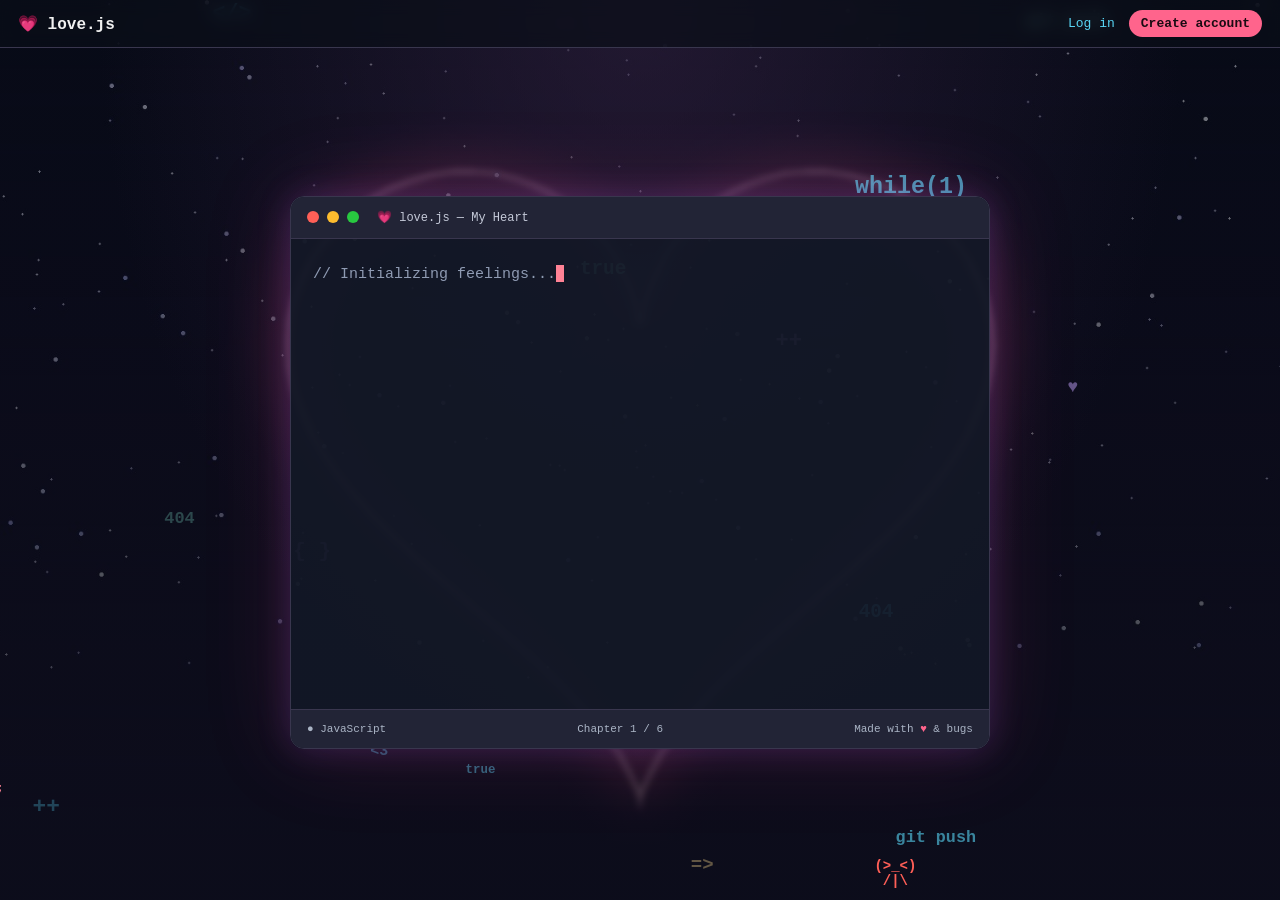
<file: index.html>
<!DOCTYPE html>
<html lang="en">
<head>
<meta charset="UTF-8">
<meta name="viewport" content="width=device-width, initial-scale=1.0">
<meta name="theme-color" content="#101820">
<meta name="description" content="Love is like coding. A romantic coding-themed poem with a heart-status dashboard.">
<link rel="icon" href="img/favicon.svg" type="image/svg+xml">
<title>Love Is Like Coding ❤️</title>
<link rel="stylesheet" href="css/style.css">
<style>.err{color:#ffb0aa;min-height:1.2em;margin-top:10px;font-size:13px}#home-video{width:min(100%,700px);border-radius:14px;border:1px solid var(--line)}</style>
</head>
<body class="page-home">
<div id="bg-a" class="bg-layer" aria-hidden="true"></div>
<div id="bg-b" class="bg-layer" aria-hidden="true"></div>
<div class="bg-shade" aria-hidden="true"></div>
<canvas id="code-rain" aria-hidden="true"></canvas>
<nav class="topnav" id="nav"></nav>
<main class="stage">
  <section class="window" aria-label="Animated love poem">
    <header class="titlebar"><span class="dot d1"></span><span class="dot d2"></span><span class="dot d3"></span><div class="filename">💗 love.js — My Heart</div></header>
    <div class="editor" id="editor" aria-live="polite"></div>
    <footer class="footer"><span>● JavaScript</span><span id="poem-progress">Chapter 1 / 6</span><span>Made with <span class="heart">♥</span> &amp; bugs</span></footer>
  </section>
  <video id="home-video" controls playsinline hidden></video>
  <section class="cta" id="cta" hidden>
    <h2>Did the code compile in your heart?</h2>
    <p>If you've fallen in love, there's only one function left to call.</p>
    <div class="cta-buttons">
      <a class="btn love" id="wa-link" href="#" target="_blank" rel="noopener noreferrer">💬 I've fallen in love — message me on WhatsApp</a>
      <button class="btn ghost" id="replay" type="button">↻ Replay poem</button>
    </div>
    <p class="small" id="cta-account"></p>
  </section>
  <aside class="memories" id="memories" hidden aria-label="Photo memories"><div class="polaroid"><img id="polaroid-img" alt="Memory photo"><span id="polaroid-cap"></span></div></aside>
</main>
<div class="hearts" aria-hidden="true"><span>♥</span><span>♡</span><span>♥</span><span>♡</span><span>♥</span></div>
<script src="js/config.js"></script>
<script src="js/store.js"></script>
<script src="js/page.js"></script>
<script src="js/code-rain.js"></script>
<script src="js/poem-data.js"></script>
<script src="js/poem.js"></script>
</body>
</html>
</file>
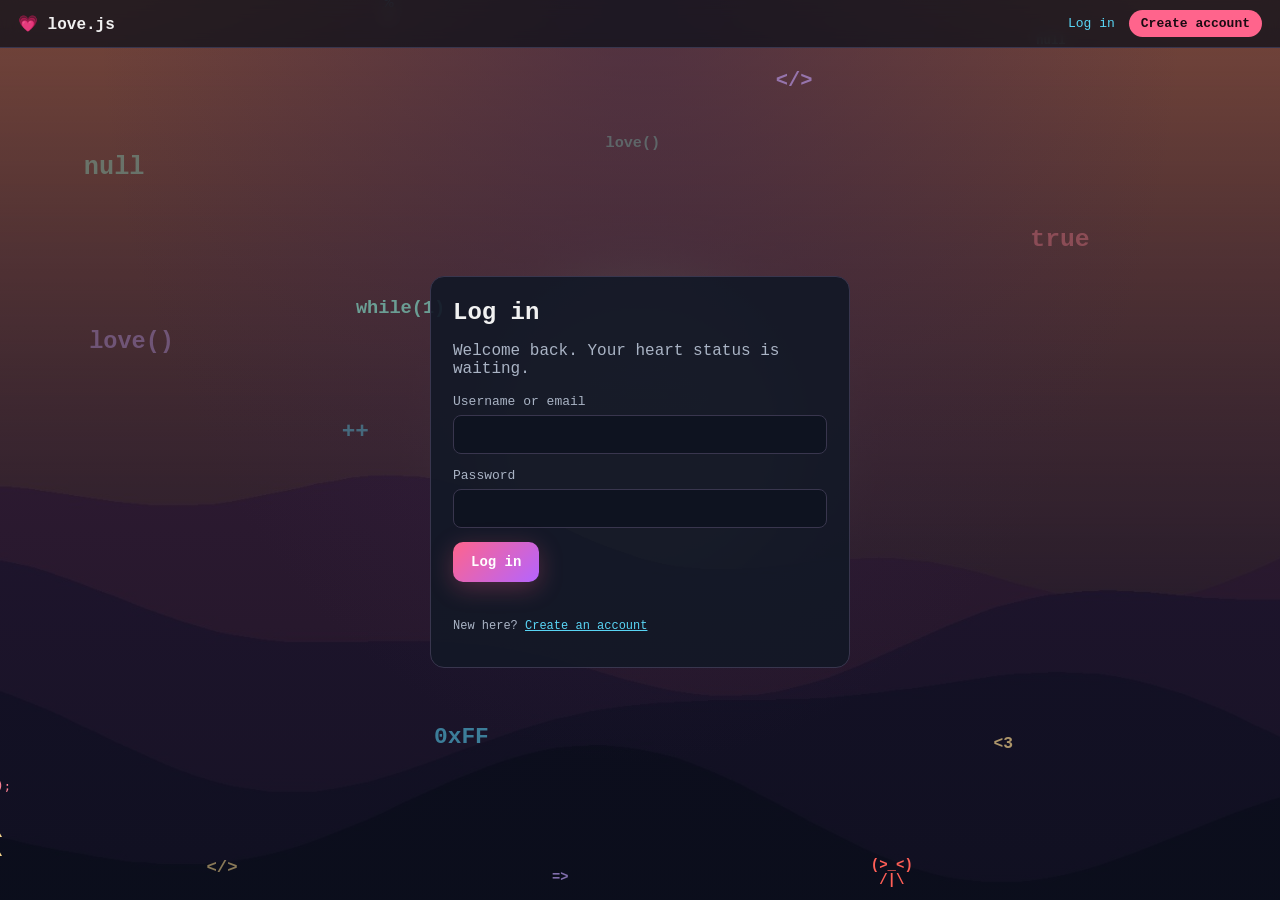
<file: dashboard.html>
<!DOCTYPE html>
<html lang="en">
<head>
<meta charset="UTF-8">
<meta name="viewport" content="width=device-width, initial-scale=1.0">
<meta name="theme-color" content="#101820">
<meta name="description" content="Love is like coding. A romantic coding-themed poem with a heart-status dashboard.">
<link rel="icon" href="img/favicon.svg" type="image/svg+xml">
<title>Heart status · Love Is Like Coding</title>
<link rel="stylesheet" href="css/style.css">
<style>.err{color:#ffb0aa;min-height:1.2em;margin-top:10px;font-size:13px}#home-video{width:min(100%,700px);border-radius:14px;border:1px solid var(--line)}</style>
</head>
<body class="page-dash">
<div id="bg-a" class="bg-layer" aria-hidden="true"></div>
<div id="bg-b" class="bg-layer" aria-hidden="true"></div>
<div class="bg-shade" aria-hidden="true"></div>
<canvas id="code-rain" aria-hidden="true"></canvas>
<nav class="topnav" id="nav"></nav>
<main class="dash" id="dash">
  <header class="dash-head"><h1 id="hello">Hello 👋</h1><p class="muted" id="since"></p></header>
  <section class="card heart-card">
    <div class="heart-wrap">
      <svg viewBox="0 0 100 90" class="big-heart" role="img" aria-label="Heart status meter">
        <defs><clipPath id="heart-clip"><path d="M50 85 C10 55 0 30 15 15 C28 3 45 8 50 22 C55 8 72 3 85 15 C100 30 90 55 50 85 Z"/></clipPath></defs>
        <path d="M50 85 C10 55 0 30 15 15 C28 3 45 8 50 22 C55 8 72 3 85 15 C100 30 90 55 50 85 Z" class="heart-bg"/>
        <rect id="heart-fill" x="0" y="90" width="100" height="90" clip-path="url(#heart-clip)" class="heart-fg"/>
      </svg>
      <div class="score"><span id="score">0</span><small>%</small></div>
    </div>
    <div class="heart-info">
      <h2 id="level">…</h2><p id="level-msg" class="muted"></p>
      <canvas id="ecg" width="520" height="90" aria-label="Heartbeat monitor"></canvas>
      <p class="bpm"><span id="bpm">--</span> BPM</p>
      <ul class="breakdown">
        <li>Quiz <b id="b-quiz">0</b>/60</li>
        <li>Poem finished <b id="b-poem">0</b>/20 <small>(<span id="reads">0</span> reads)</small></li>
        <li>Declared in love <b id="b-decl">0</b>/20</li>
      </ul>
    </div>
  </section>
  <section class="card"><h2>Heart quiz</h2><p class="muted">Answer honestly — your heart status updates instantly.</p>
    <form id="quiz-form"><div id="quiz-fields"></div><button class="btn love" type="submit">Update heart status</button> <span id="quiz-msg" class="small" role="status"></span></form>
  </section>
  <section class="card cta-card"><h2>Fallen in love?</h2>
    <p>Tap below to declare it (+20 points) and open WhatsApp with a ready-made message.</p>
    <button class="btn love" id="declare" type="button">❤️ I've fallen in love — open WhatsApp</button>
    <p class="small">Opens <a id="wa-direct" href="#" target="_blank" rel="noopener noreferrer">your WhatsApp chat link</a> in a new tab.</p>
  </section>
  <p class="small"><a href="index.html">← Back to the poem</a></p>
</main>
<div class="hearts" aria-hidden="true"><span>♥</span><span>♡</span><span>♥</span><span>♡</span><span>♥</span></div>
<script src="js/config.js"></script>
<script src="js/store.js"></script>
<script src="js/page.js"></script>
<script src="js/code-rain.js"></script>
<script src="js/dashboard.js"></script>
</body>
</html>
</file>
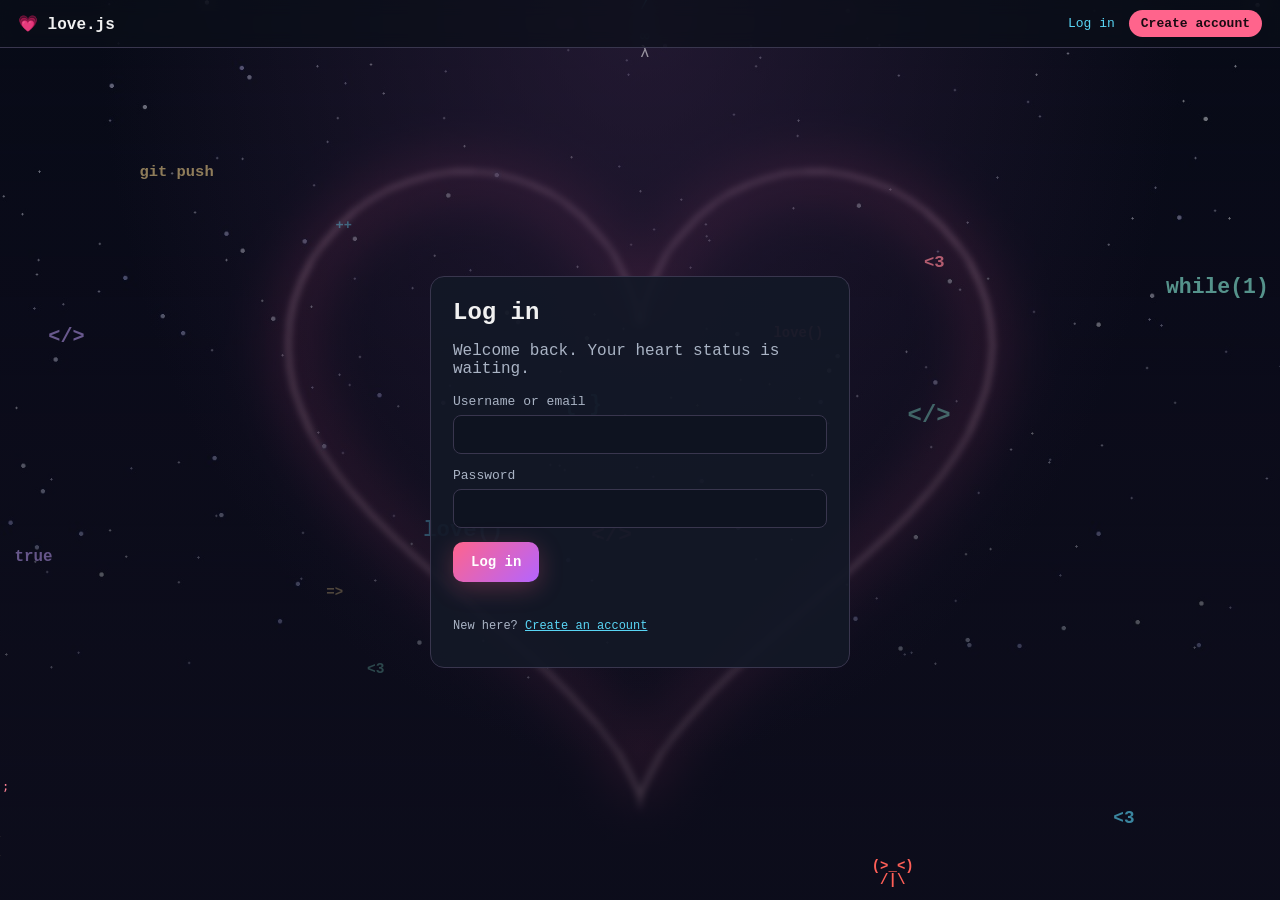
<file: login.html>
<!DOCTYPE html>
<html lang="en">
<head>
<meta charset="UTF-8">
<meta name="viewport" content="width=device-width, initial-scale=1.0">
<meta name="theme-color" content="#101820">
<meta name="description" content="Love is like coding. A romantic coding-themed poem with a heart-status dashboard.">
<link rel="icon" href="img/favicon.svg" type="image/svg+xml">
<title>Log in · Love Is Like Coding</title>
<link rel="stylesheet" href="css/style.css">
<style>.err{color:#ffb0aa;min-height:1.2em;margin-top:10px;font-size:13px}#home-video{width:min(100%,700px);border-radius:14px;border:1px solid var(--line)}</style>
</head>
<body class="">
<div id="bg-a" class="bg-layer" aria-hidden="true"></div>
<div id="bg-b" class="bg-layer" aria-hidden="true"></div>
<div class="bg-shade" aria-hidden="true"></div>
<canvas id="code-rain" aria-hidden="true"></canvas>
<nav class="topnav" id="nav"></nav>
<main class="stage"><section class="card auth">
  <h1>Log in</h1><p class="muted">Welcome back. Your heart status is waiting.</p>
  <form id="auth-form" data-mode="login" autocomplete="on">
    <label>Username or email<input name="identity" type="text" required autocomplete="username" maxlength="120"></label>
    <label>Password<input name="password" type="password" required autocomplete="current-password" maxlength="128"></label>
    <button class="btn love" type="submit">Log in</button><div class="err" id="auth-err" role="alert"></div>
  </form>
  <p class="small">New here? <a href="register.html">Create an account</a></p>
</section></main>
<div class="hearts" aria-hidden="true"><span>♥</span><span>♡</span><span>♥</span><span>♡</span><span>♥</span></div>
<script src="js/config.js"></script>
<script src="js/store.js"></script>
<script src="js/page.js"></script>
<script src="js/code-rain.js"></script>
<script src="js/auth.js"></script>
</body>
</html>
</file>
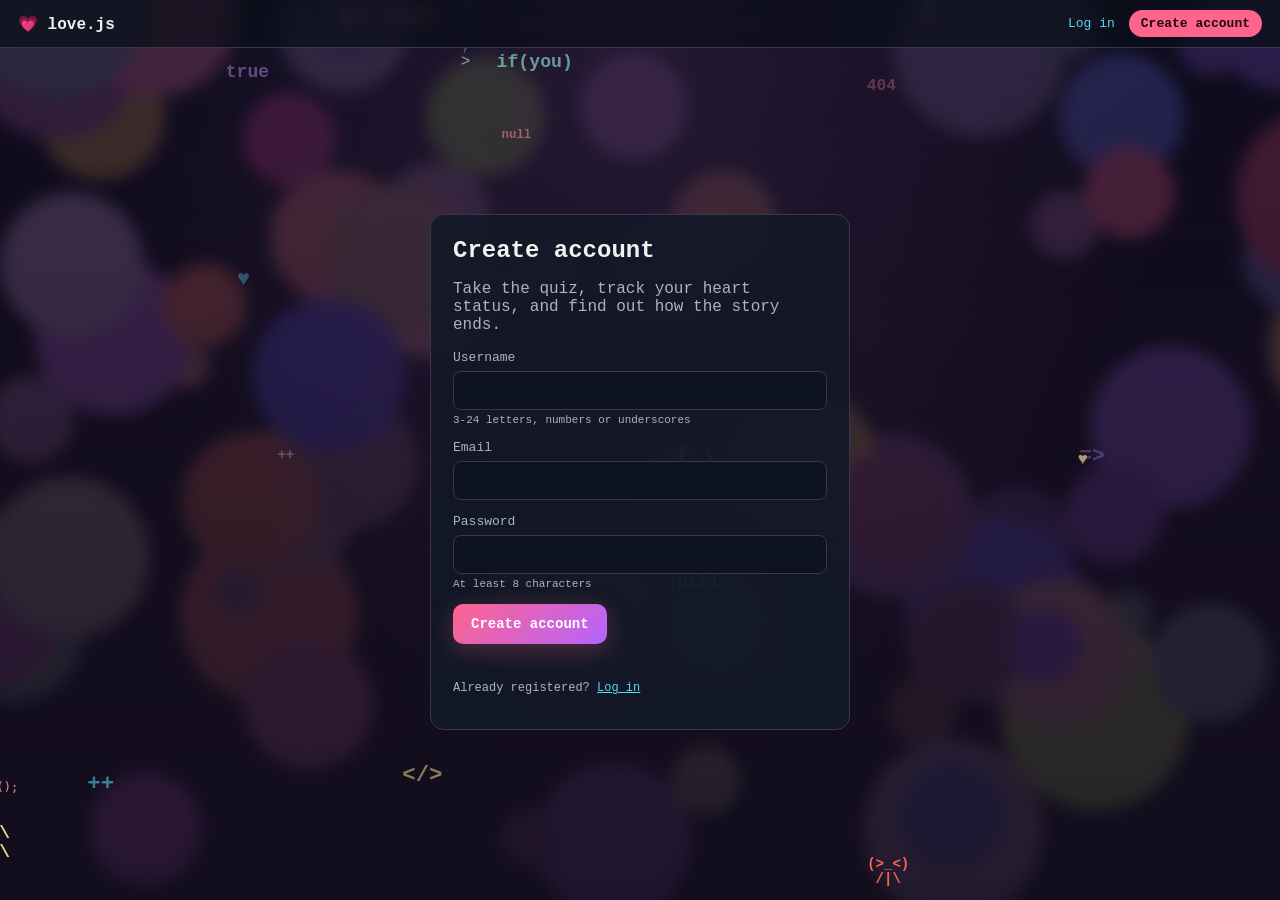
<file: register.html>
<!DOCTYPE html>
<html lang="en">
<head>
<meta charset="UTF-8">
<meta name="viewport" content="width=device-width, initial-scale=1.0">
<meta name="theme-color" content="#101820">
<meta name="description" content="Love is like coding. A romantic coding-themed poem with a heart-status dashboard.">
<link rel="icon" href="img/favicon.svg" type="image/svg+xml">
<title>Create account · Love Is Like Coding</title>
<link rel="stylesheet" href="css/style.css">
<style>.err{color:#ffb0aa;min-height:1.2em;margin-top:10px;font-size:13px}#home-video{width:min(100%,700px);border-radius:14px;border:1px solid var(--line)}</style>
</head>
<body class="">
<div id="bg-a" class="bg-layer" aria-hidden="true"></div>
<div id="bg-b" class="bg-layer" aria-hidden="true"></div>
<div class="bg-shade" aria-hidden="true"></div>
<canvas id="code-rain" aria-hidden="true"></canvas>
<nav class="topnav" id="nav"></nav>
<main class="stage"><section class="card auth">
  <h1>Create account</h1><p class="muted">Take the quiz, track your heart status, and find out how the story ends.</p>
  <form id="auth-form" data-mode="register" autocomplete="on">
    <label>Username<input name="username" type="text" required minlength="3" maxlength="24" pattern="[A-Za-z0-9_]+" autocomplete="username"><small>3-24 letters, numbers or underscores</small></label>
    <label>Email<input name="email" type="email" required maxlength="120" autocomplete="email"></label>
    <label>Password<input name="password" type="password" required minlength="8" maxlength="128" autocomplete="new-password"><small>At least 8 characters</small></label>
    <button class="btn love" type="submit">Create account</button><div class="err" id="auth-err" role="alert"></div>
  </form>
  <p class="small">Already registered? <a href="login.html">Log in</a></p>
</section></main>
<div class="hearts" aria-hidden="true"><span>♥</span><span>♡</span><span>♥</span><span>♡</span><span>♥</span></div>
<script src="js/config.js"></script>
<script src="js/store.js"></script>
<script src="js/page.js"></script>
<script src="js/code-rain.js"></script>
<script src="js/auth.js"></script>
</body>
</html>
</file>
<file: css/style.css>
:root{--bg:#080e18;--panel:rgba(19,24,38,.92);--line:#39364e;--text:#f1f1f1;--muted:#aab4c5;
--pink:#ff648c;--blue:#59d5f5;--purple:#c5a5ff;--red:#ff8295;--yellow:#f6d58b;--green:#83e6d0;--gray:#8f9bb3}
*{box-sizing:border-box}
html{scroll-behavior:smooth}
body{margin:0;min-height:100vh;font-family:Consolas,"Courier New",monospace;color:var(--text);background:var(--bg);overflow-x:hidden}
a{color:var(--blue)}a:hover{color:var(--pink)}

/* Changing background images */
.bg-layer{position:fixed;inset:0;z-index:-3;background-size:cover;background-position:center;opacity:0;transition:opacity 2.4s ease;transform:scale(1.02)}
.bg-layer.show{opacity:1;animation:kenburns 18s ease-in-out infinite alternate}
@keyframes kenburns{from{transform:scale(1.02) translate(0,0)}to{transform:scale(1.12) translate(-1.5%,-1%)}}
.bg-shade{position:fixed;inset:0;z-index:-2;background:radial-gradient(ellipse at 50% 0%,rgba(56,36,71,.55),transparent 60%),linear-gradient(180deg,rgba(8,14,24,.55),rgba(8,14,24,.8))}
#code-rain{position:fixed;inset:0;width:100%;height:100%;z-index:-1;pointer-events:none}

/* Nav */
.topnav{position:sticky;top:0;z-index:20;display:flex;justify-content:space-between;align-items:center;padding:10px 18px;background:rgba(10,14,24,.72);backdrop-filter:blur(8px);border-bottom:1px solid var(--line)}
.brand{color:var(--text);text-decoration:none;font-weight:bold}
.navlinks{display:flex;gap:14px;align-items:center;flex-wrap:wrap;font-size:13px}
.navlinks a{text-decoration:none}
.pill{padding:6px 12px;border-radius:999px;background:var(--pink);color:#1a0b12!important;font-weight:bold}
.inline{display:inline;margin:0}
.linklike{background:none;border:0;color:var(--blue);font:inherit;cursor:pointer;padding:0}
.linklike:hover{color:var(--pink)}

.flashes{position:fixed;top:56px;left:50%;transform:translateX(-50%);z-index:30;width:min(92%,460px)}
.flash{margin-bottom:8px;padding:10px 14px;border-radius:10px;font-size:13px;background:#222436;border:1px solid var(--line)}
.flash.error{border-color:#ff5f57;color:#ffb0aa}.flash.ok{border-color:#28c840;color:#a5f0b3}.flash.warn{border-color:#febc2e;color:#fde4a6}

/* Layout */
.stage{min-height:calc(100vh - 52px);display:flex;flex-direction:column;align-items:center;justify-content:center;gap:18px;padding:18px}
.window{position:relative;width:min(100%,700px);overflow:hidden;border:1px solid var(--line);border-radius:14px;background:var(--panel);box-shadow:0 0 34px #b464ff33,0 0 90px #ff468226;animation:appear .9s ease-out}
@keyframes appear{from{opacity:0;transform:translateY(18px) scale(.98)}to{opacity:1;transform:none}}
.titlebar,.footer{display:flex;align-items:center;gap:8px;padding:13px 16px;background:#222436}
.titlebar{border-bottom:1px solid var(--line)}
.dot{width:12px;height:12px;border-radius:50%}.d1{background:#ff5f57}.d2{background:#febc2e}.d3{background:#28c840}
.filename{margin-left:10px;color:#c4c9d8;font-size:12px}
.editor{padding:22px;font-size:clamp(12px,2.7vw,15px);line-height:1.85;white-space:pre-wrap;overflow-wrap:anywhere;height:min(62vh,470px);overflow-y:auto;scrollbar-width:thin}
.line{display:block;min-height:1.85em}
.c-blue{color:var(--blue)}.c-purple{color:var(--purple)}.c-red{color:var(--red)}.c-yellow{color:var(--yellow)}.c-green{color:var(--green);font-style:italic}.c-gray{color:var(--gray)}
.cursor{display:inline-block;width:8px;height:1.1em;vertical-align:middle;background:var(--red);animation:blink .8s steps(2,start) infinite}
@keyframes blink{to{visibility:hidden}}
.footer{justify-content:space-between;flex-wrap:wrap;border-top:1px solid var(--line);color:var(--muted);font-size:11px}
.heart{display:inline-block;color:var(--pink);animation:beat 1.4s ease-in-out infinite}
@keyframes beat{0%,100%{transform:scale(1)}15%{transform:scale(1.25)}30%{transform:scale(1)}45%{transform:scale(1.15)}}

/* CTA + buttons */
.cta,.card{width:min(100%,700px);padding:22px;border:1px solid var(--line);border-radius:14px;background:var(--panel)}
.cta{text-align:center;animation:appear .8s ease-out}
.cta[hidden],.memories[hidden]{display:none}
.cta-buttons{display:flex;gap:10px;justify-content:center;flex-wrap:wrap;margin:14px 0}
.btn{display:inline-block;padding:12px 18px;border-radius:10px;border:1px solid var(--line);background:#222436;color:var(--text);font:inherit;font-size:14px;text-decoration:none;cursor:pointer}
.btn:hover{border-color:var(--pink);color:var(--text)}
.btn.love{background:linear-gradient(135deg,#ff648c,#b464ff);border:0;color:#fff;font-weight:bold;box-shadow:0 6px 24px #ff648c44}
.btn.love:hover{filter:brightness(1.1);color:#fff}
.btn.ghost{background:transparent}
.muted{color:var(--muted)}.small{font-size:12px;color:var(--muted)}

/* Polaroid memories */
.memories{position:fixed;right:18px;bottom:18px;z-index:5;width:150px;transform:rotate(4deg)}
.polaroid{background:#f7f3ee;padding:8px 8px 22px;border-radius:3px;box-shadow:0 10px 30px #0008;color:#333;font-size:11px;text-align:center;transition:opacity .8s}
.polaroid img{display:block;width:100%;height:150px;object-fit:cover}
@media(max-width:700px){.memories{width:96px}.polaroid img{height:96px}}

/* Auth forms */
.auth{max-width:420px}
.auth h1,.dash h1{margin:0 0 6px}
form label{display:block;margin:14px 0;font-size:13px;color:var(--muted)}
form input[type=text],form input[type=email],form input[type=password]{display:block;width:100%;margin-top:6px;padding:11px 12px;border-radius:8px;border:1px solid var(--line);background:#0e1320;color:var(--text);font:inherit}
form input:focus{outline:2px solid var(--pink);outline-offset:1px}
form small{display:block;margin-top:4px;font-size:11px}

/* Dashboard */
.dash{width:min(100%,760px);margin:0 auto;padding:22px 16px 60px;display:flex;flex-direction:column;gap:18px}
.dash .card{width:100%}
.heart-card{display:flex;gap:22px;align-items:center;flex-wrap:wrap}
.heart-wrap{position:relative;width:170px;flex:0 0 auto}
.big-heart{width:100%;filter:drop-shadow(0 0 16px #ff648c66)}
.heart-bg{fill:#1b2033;stroke:#ff648c;stroke-width:2}
.heart-fg{fill:url(#none);fill:#ff648c;transition:y 1.2s cubic-bezier(.2,.8,.2,1)}
.big-heart.beating{animation:beat var(--beat,1s) ease-in-out infinite}
.score{position:absolute;inset:0;display:flex;align-items:center;justify-content:center;font-size:34px;font-weight:bold;text-shadow:0 2px 8px #000}
.score small{font-size:16px}
.heart-info{flex:1;min-width:230px}
.heart-info h2{margin:0 0 4px;color:var(--pink)}
#ecg{width:100%;height:90px;background:#0b1019;border:1px solid var(--line);border-radius:8px;margin-top:10px}
.bpm{margin:6px 0;color:var(--green)}
.breakdown{list-style:none;margin:8px 0 0;padding:0;font-size:13px;color:var(--muted)}
.breakdown li{margin:3px 0}.breakdown b{color:var(--text)}
fieldset{border:1px solid var(--line);border-radius:10px;margin:14px 0;padding:10px 14px}
legend{padding:0 6px;color:var(--yellow)}
.opt{display:block;margin:6px 0;color:var(--text);cursor:pointer}
.opt input{accent-color:var(--pink);margin-right:8px}

/* Floating hearts */
.hearts span{position:fixed;bottom:-50px;color:var(--pink);opacity:0;font-size:22px;pointer-events:none;animation:floatUp 10s linear infinite;z-index:2}
.hearts span:nth-child(1){left:8%}.hearts span:nth-child(2){left:24%;animation-delay:3s}.hearts span:nth-child(3){left:73%;animation-delay:1s}.hearts span:nth-child(4){left:91%;animation-delay:5s}.hearts span:nth-child(5){left:51%;animation-delay:6s}
@keyframes floatUp{0%{transform:translateY(0) rotate(0);opacity:0}15%{opacity:.7}80%{opacity:.5}100%{transform:translateY(-110vh) rotate(35deg);opacity:0}}

@media(max-width:430px){.stage{padding:10px}.editor{padding:16px 12px}.footer{font-size:10px}}
@media(prefers-reduced-motion:reduce){*,*::before,*::after{animation-duration:.01ms!important;animation-iteration-count:1!important;transition-duration:.01ms!important;scroll-behavior:auto!important}}
</file>
